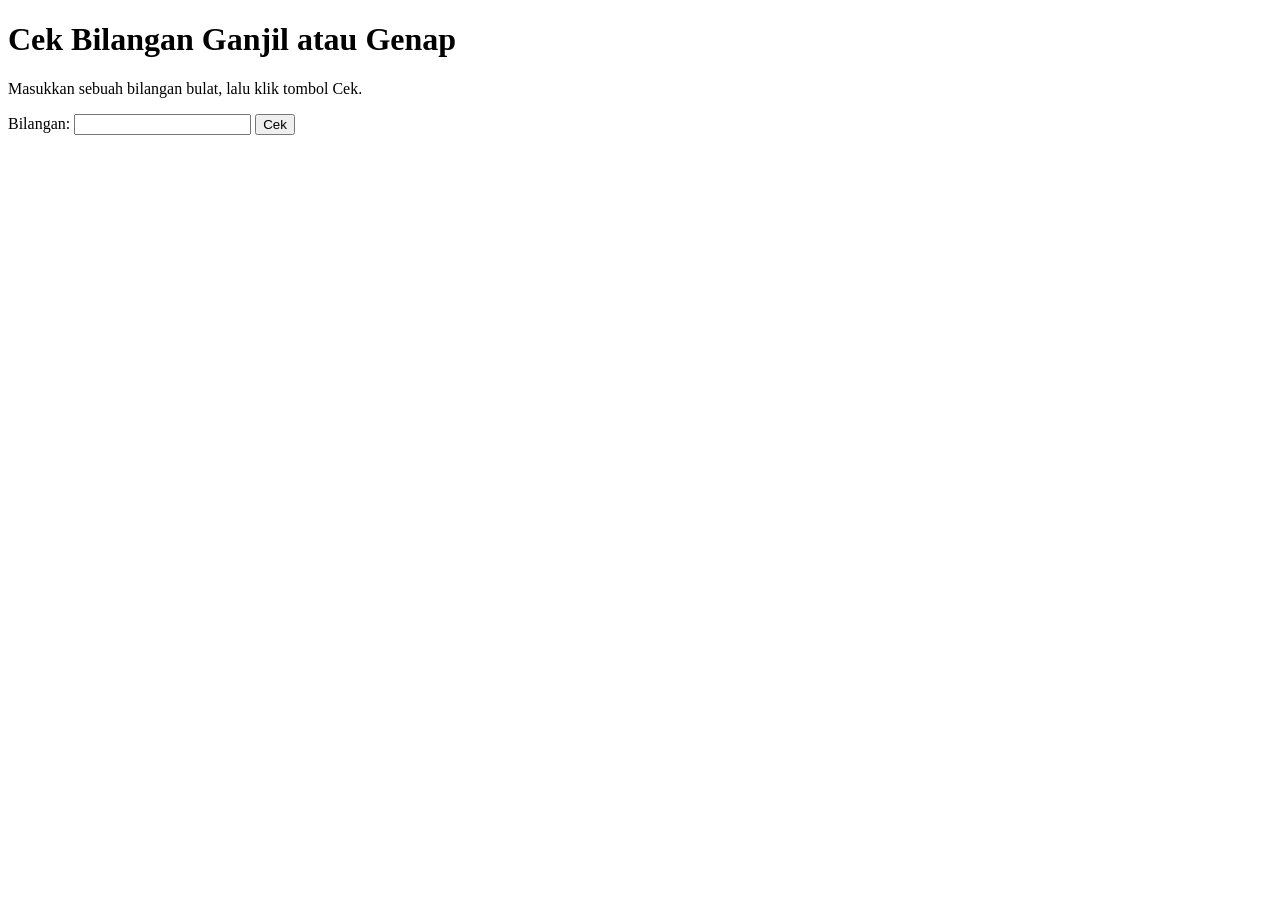
<file: minggu-01/index.html>
<!DOCTYPE html>
<html lang="id">
<head>
  <meta charset="UTF-8">
  <meta name="viewport" content="width=device-width, initial-scale=1.0">
  <title>Minggu 01 - Cek Ganjil/Genap</title>
</head>
<body>
  <h1>Cek Bilangan Ganjil atau Genap</h1>

  <p>Masukkan sebuah bilangan bulat, lalu klik tombol Cek.</p>

  <label for="angka">Bilangan:</label>
  <input type="number" id="angka" name="angka" />
  <button id="btnCek">Cek</button>

  <p id="hasil"></p>

  <script>
    (function() {
      var input = document.getElementById('angka');
      var btn = document.getElementById('btnCek');
      var hasil = document.getElementById('hasil');

      btn.addEventListener('click', function() {
        var nilai = input.value;
        if (nilai === '') {
          hasil.textContent = 'Silakan masukkan bilangan terlebih dahulu.';
          return;
        }
        var angka = Number(nilai);
        if (!Number.isInteger(angka)) {
          hasil.textContent = 'Masukkan bilangan bulat (integer).';
          return;
        }
        if (angka % 2 === 0) {
          hasil.textContent = angka + ' adalah bilangan GENAP.';
        } else {
          hasil.textContent = angka + ' adalah bilangan GANJIL.';
        }
      });
    })();
  </script>
</body>
</html>
</file>
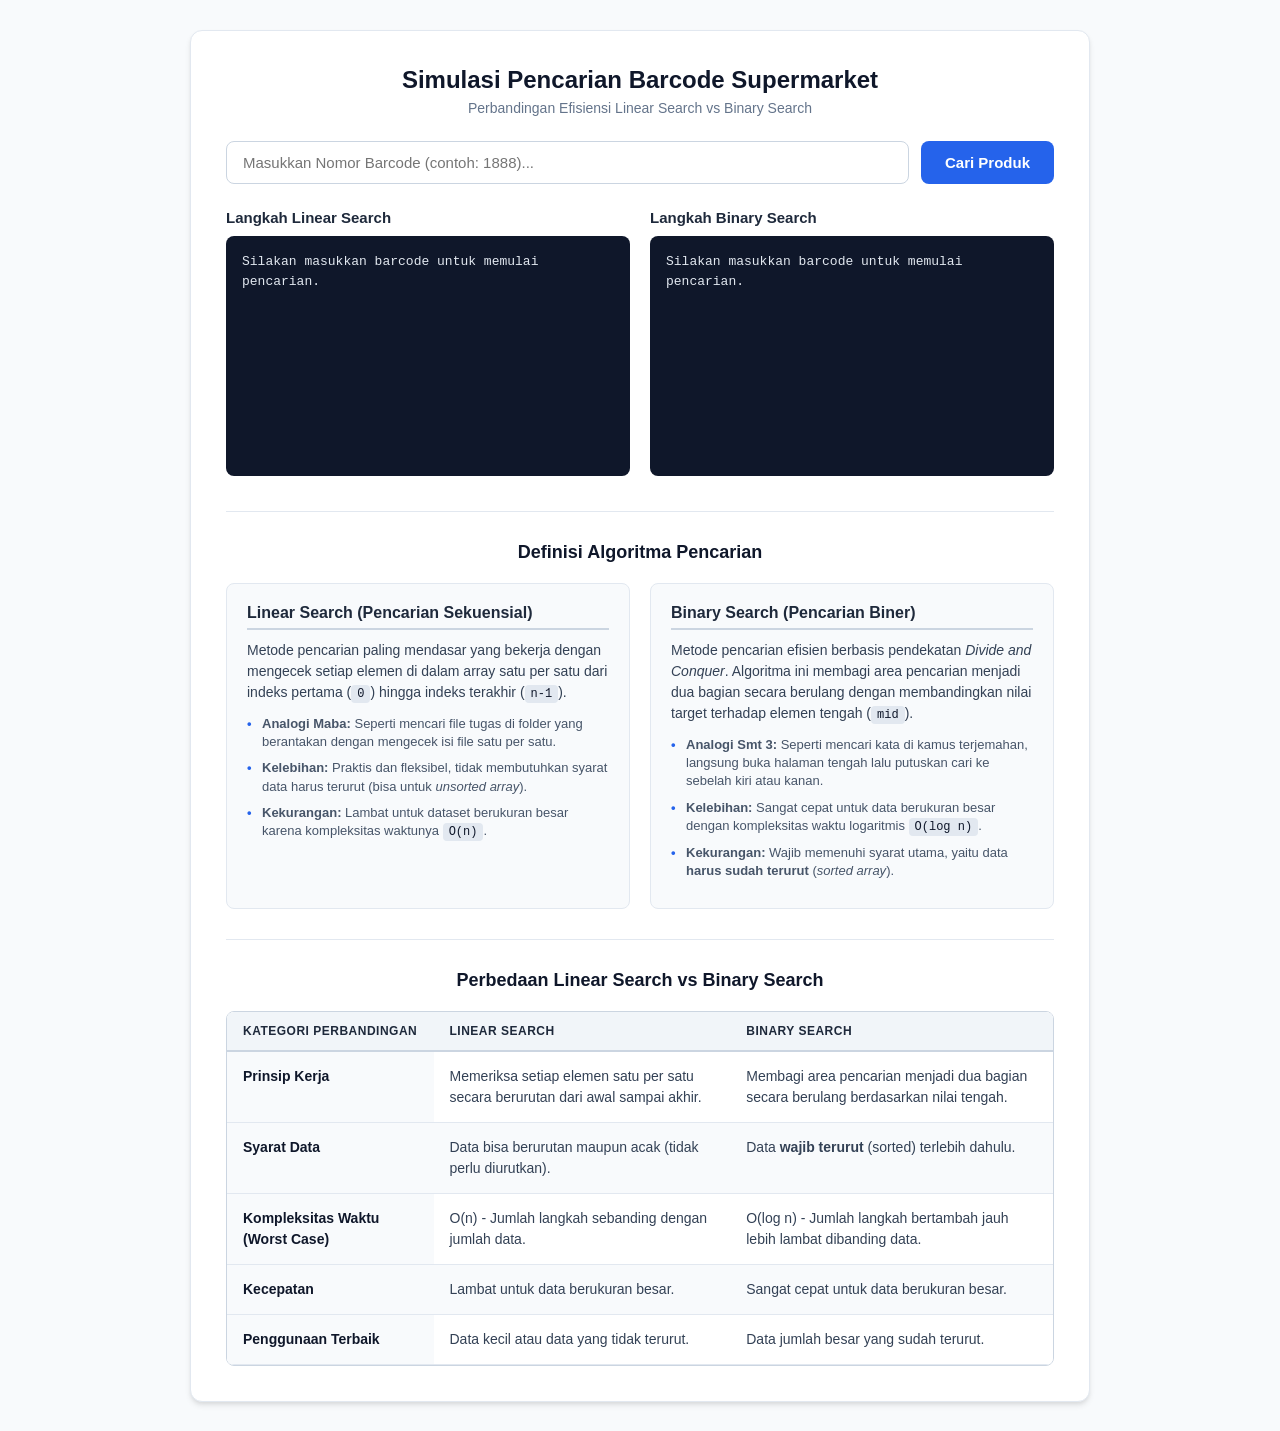
<file: minggu-05/index.html>
<!DOCTYPE html>
<html lang="id">
<head>
    <meta charset="UTF-8">
    <meta name="viewport" content="width=device-width, initial-scale=1.0">
    <title>Simulasi Pencarian Barcode Supermarket</title>
    <!-- Menghubungkan File CSS -->
    <link rel="stylesheet" href="style.css">
</head>
<body>

    <div class="container">
        <h1>Simulasi Pencarian Barcode Supermarket</h1>
        <p class="subtitle">Perbandingan Efisiensi Linear Search vs Binary Search</p>

        <!-- Form Input Barcode -->
        <div class="search-box">
            <input type="number" id="inputBarcode" placeholder="Masukkan Nomor Barcode (contoh: 1888)..." />
            <button id="btnCari">Cari Produk</button>
        </div>

        <!-- Ringkasan Hasil Efisiensi -->
        <div id="summary" class="summary-box hidden">
            <h2>Hasil Perbandingan Efisiensi</h2>
            <div class="comparison-grid">
                <div class="card">
                    <h3>Linear Search</h3>
                    <p class="steps" id="linearSteps">0 Langkah</p>
                </div>
                <div class="card">
                    <h3>Binary Search</h3>
                    <p class="steps" id="binarySteps">0 Langkah</p>
                </div>
            </div>
            <p id="productResult" class="product-info"></p>
        </div>

        <!-- Log Detail Langkah-langkah Pencarian -->
        <div class="log-grid">
            <div class="log-column">
                <h3>Langkah Linear Search</h3>
                <div id="linearLog" class="log-box">Silakan masukkan barcode untuk memulai pencarian.</div>
            </div>
            <div class="log-column">
                <h3>Langkah Binary Search</h3>
                <div id="binaryLog" class="log-box">Silakan masukkan barcode untuk memulai pencarian.</div>
            </div>
        </div>

        <!-- BAGIAN DEFINISI (Gaya Mahasiswa Semester 3) -->
        <section class="definition-section">
            <h2>Definisi Algoritma Pencarian</h2>
            <div class="definition-grid">
                <div class="definition-card">
                    <h3>Linear Search (Pencarian Sekuensial)</h3>
                    <p>
                        Metode pencarian paling mendasar yang bekerja dengan mengecek setiap elemen di dalam array satu per satu dari indeks pertama (<code>0</code>) hingga indeks terakhir (<code>n-1</code>).
                    </p>
                    <ul>
                        <li><strong>Analogi Maba:</strong> Seperti mencari file tugas di folder yang berantakan dengan mengecek isi file satu per satu.</li>
                        <li><strong>Kelebihan:</strong> Praktis dan fleksibel, tidak membutuhkan syarat data harus terurut (bisa untuk <em>unsorted array</em>).</li>
                        <li><strong>Kekurangan:</strong> Lambat untuk dataset berukuran besar karena kompleksitas waktunya <code>O(n)</code>.</li>
                    </ul>
                </div>

                <div class="definition-card">
                    <h3>Binary Search (Pencarian Biner)</h3>
                    <p>
                        Metode pencarian efisien berbasis pendekatan <em>Divide and Conquer</em>. Algoritma ini membagi area pencarian menjadi dua bagian secara berulang dengan membandingkan nilai target terhadap elemen tengah (<code>mid</code>).
                    </p>
                    <ul>
                        <li><strong>Analogi Smt 3:</strong> Seperti mencari kata di kamus terjemahan, langsung buka halaman tengah lalu putuskan cari ke sebelah kiri atau kanan.</li>
                        <li><strong>Kelebihan:</strong> Sangat cepat untuk data berukuran besar dengan kompleksitas waktu logaritmis <code>O(log n)</code>.</li>
                        <li><strong>Kekurangan:</strong> Wajib memenuhi syarat utama, yaitu data <strong>harus sudah terurut</strong> (<em>sorted array</em>).</li>
                    </ul>
                </div>
            </div>
        </section>

        <!-- BAGIAN TABEL PERBEDAAN -->
        <section class="comparison-section">
            <h2>Perbedaan Linear Search vs Binary Search</h2>
            
            <div class="table-container">
                <table class="comparison-table">
                    <thead>
                        <tr>
                            <th>Kategori Perbandingan</th>
                            <th>Linear Search</th>
                            <th>Binary Search</th>
                        </tr>
                    </thead>
                    <tbody>
                        <tr>
                            <td>Prinsip Kerja</td>
                            <td>Memeriksa setiap elemen satu per satu secara berurutan dari awal sampai akhir.</td>
                            <td>Membagi area pencarian menjadi dua bagian secara berulang berdasarkan nilai tengah.</td>
                        </tr>
                        <tr>
                            <td>Syarat Data</td>
                            <td>Data bisa berurutan maupun acak (tidak perlu diurutkan).</td>
                            <td>Data <strong>wajib terurut</strong> (sorted) terlebih dahulu.</td>
                        </tr>
                        <tr>
                            <td>Kompleksitas Waktu (Worst Case)</td>
                            <td>O(n) - Jumlah langkah sebanding dengan jumlah data.</td>
                            <td>O(log n) - Jumlah langkah bertambah jauh lebih lambat dibanding data.</td>
                        </tr>
                        <tr>
                            <td>Kecepatan</td>
                            <td>Lambat untuk data berukuran besar.</td>
                            <td>Sangat cepat untuk data berukuran besar.</td>
                        </tr>
                        <tr>
                            <td>Penggunaan Terbaik</td>
                            <td>Data kecil atau data yang tidak terurut.</td>
                            <td>Data jumlah besar yang sudah terurut.</td>
                        </tr>
                    </tbody>
                </table>
            </div>
        </section>

    </div>

    <!-- Menghubungkan File JavaScript -->
    <script src="script.js"></script>
</body>
</html>
</file>
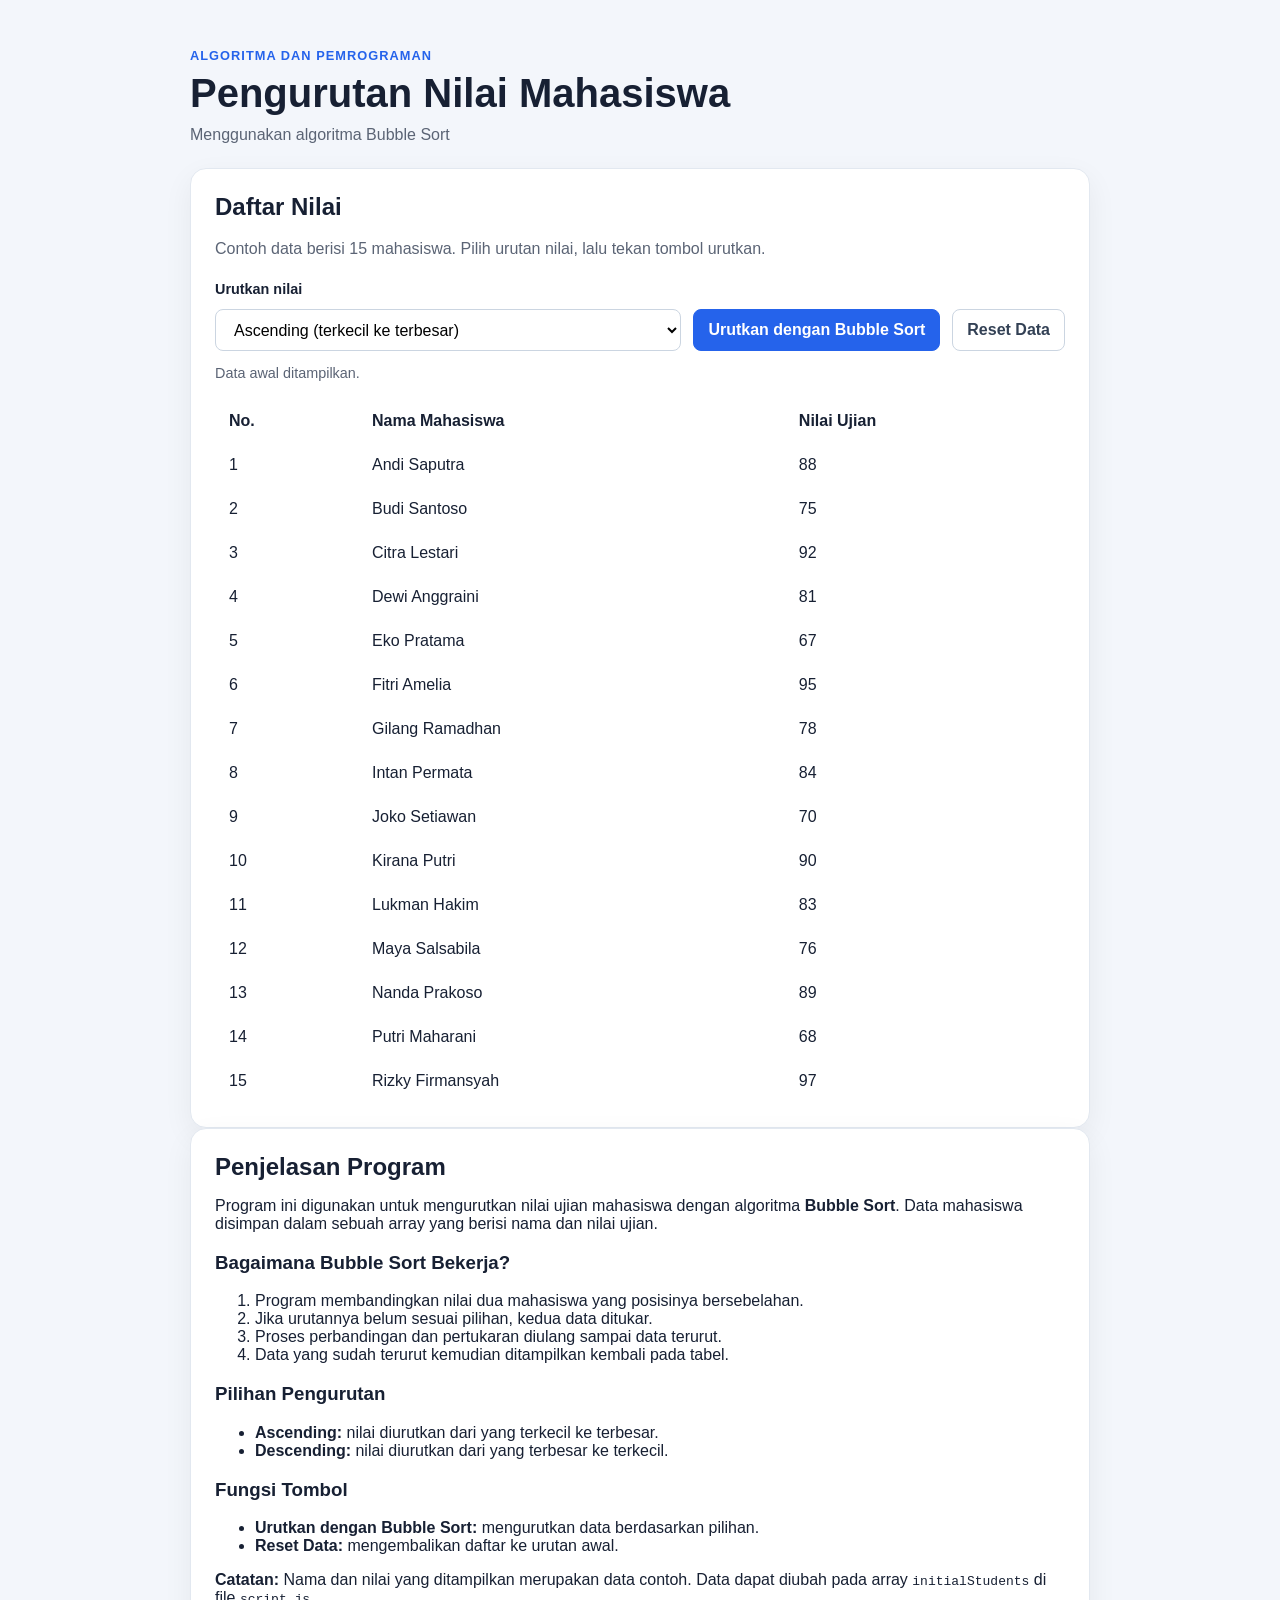
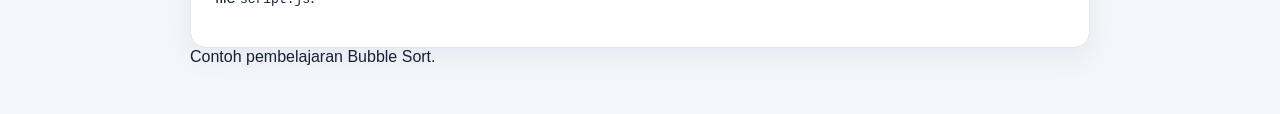
<file: minggu-06/index.html>
<!DOCTYPE html>
<html lang="id">
<head>
  <meta charset="UTF-8">
  <meta name="viewport" content="width=device-width, initial-scale=1.0">
  <title>Pengurutan Nilai Mahasiswa</title>
  <link rel="stylesheet" href="style.css">
  <script src="script.js" defer></script>
</head>
<body>
  <main class="container">
    <header class="page-header">
      <p class="eyebrow">Algoritma dan Pemrograman</p>
      <h1>Pengurutan Nilai Mahasiswa</h1>
      <p class="subtitle">Menggunakan algoritma Bubble Sort</p>
    </header>

    <section class="panel">
      <h2>Daftar Nilai</h2>
      <p class="hint">Contoh data berisi 15 mahasiswa. Pilih urutan nilai, lalu tekan tombol urutkan.</p>

      <div class="controls">
        <label for="sortOrder">Urutkan nilai</label>
        <select id="sortOrder">
          <option value="asc">Ascending (terkecil ke terbesar)</option>
          <option value="desc">Descending (terbesar ke terkecil)</option>
        </select>
        <button id="sortButton" type="button">Urutkan dengan Bubble Sort</button>
        <button id="resetButton" class="secondary" type="button">Reset Data</button>
      </div>

      <p id="status" class="status" aria-live="polite">Data awal ditampilkan.</p>

      <div class="table-wrap">
        <table>
          <thead>
            <tr>
              <th>No.</th>
              <th>Nama Mahasiswa</th>
              <th>Nilai Ujian</th>
            </tr>
          </thead>
          <tbody id="studentTableBody"></tbody>
        </table>
      </div>
    </section>
    <section class="panel explanation">
      <h2>Penjelasan Program</h2>
      <p>
        Program ini digunakan untuk mengurutkan nilai ujian mahasiswa dengan algoritma
        <strong>Bubble Sort</strong>. Data mahasiswa disimpan dalam sebuah array yang
        berisi nama dan nilai ujian.
      </p>

      <h3>Bagaimana Bubble Sort Bekerja?</h3>
      <ol>
        <li>Program membandingkan nilai dua mahasiswa yang posisinya bersebelahan.</li>
        <li>Jika urutannya belum sesuai pilihan, kedua data ditukar.</li>
        <li>Proses perbandingan dan pertukaran diulang sampai data terurut.</li>
        <li>Data yang sudah terurut kemudian ditampilkan kembali pada tabel.</li>
      </ol>

      <h3>Pilihan Pengurutan</h3>
      <ul>
        <li><strong>Ascending:</strong> nilai diurutkan dari yang terkecil ke terbesar.</li>
        <li><strong>Descending:</strong> nilai diurutkan dari yang terbesar ke terkecil.</li>
      </ul>

      <h3>Fungsi Tombol</h3>
      <ul>
        <li><strong>Urutkan dengan Bubble Sort:</strong> mengurutkan data berdasarkan pilihan.</li>
        <li><strong>Reset Data:</strong> mengembalikan daftar ke urutan awal.</li>
      </ul>

      <p class="note">
        <strong>Catatan:</strong> Nama dan nilai yang ditampilkan merupakan data contoh.
        Data dapat diubah pada array <code>initialStudents</code> di file
        <code>script.js</code>.
      </p>
    </section>

    <footer>Contoh pembelajaran Bubble Sort.</footer>
  </main>
</body>
</html>
</file>
<file: minggu-05/style.css>
/* RESET & STYLING DASAR */
* {
    box-sizing: border-box;
    margin: 0;
    padding: 0;
    font-family: 'Segoe UI', -apple-system, BlinkMacSystemFont, Roboto, sans-serif;
}

body {
    background-color: #f8fafc;
    color: #334155;
    padding: 30px 20px;
    display: flex;
    justify-content: center;
}

.container {
    max-width: 900px;
    width: 100%;
    background: #ffffff;
    padding: 35px;
    border-radius: 12px;
    box-shadow: 0 4px 6px -1px rgba(0, 0, 0, 0.1), 0 2px 4px -1px rgba(0, 0, 0, 0.06);
    border: 1px solid #e2e8f0;
}

h1 {
    text-align: center;
    color: #0f172a;
    font-size: 24px;
    font-weight: 700;
    margin-bottom: 6px;
}

.subtitle {
    text-align: center;
    color: #64748b;
    font-size: 14px;
    margin-bottom: 25px;
}

/* FORM INPUT */
.search-box {
    display: flex;
    gap: 12px;
    margin-bottom: 25px;
}

.search-box input {
    flex: 1;
    padding: 12px 16px;
    font-size: 15px;
    border: 1px solid #cbd5e1;
    border-radius: 8px;
    outline: none;
    transition: border-color 0.2s;
}

.search-box input:focus {
    border-color: #2563eb;
}

.search-box button {
    padding: 12px 24px;
    font-size: 15px;
    font-weight: 600;
    background-color: #2563eb;
    color: white;
    border: none;
    border-radius: 8px;
    cursor: pointer;
    transition: background-color 0.2s;
}

.search-box button:hover {
    background-color: #1d4ed8;
}

/* SUMMARY BOX */
.summary-box {
    background-color: #f1f5f9;
    padding: 20px;
    border-radius: 8px;
    margin-bottom: 25px;
    border: 1px solid #e2e8f0;
}

.summary-box.hidden {
    display: none;
}

.summary-box h2 {
    text-align: center;
    font-size: 16px;
    margin-bottom: 15px;
    color: #1e293b;
}

.comparison-grid {
    display: flex;
    gap: 16px;
    justify-content: center;
    margin-bottom: 12px;
}

.card {
    background: white;
    padding: 16px;
    border-radius: 8px;
    text-align: center;
    border: 1px solid #e2e8f0;
    flex: 1;
}

.card h3 {
    font-size: 13px;
    color: #64748b;
    text-transform: uppercase;
    letter-spacing: 0.5px;
}

.card .steps {
    font-size: 22px;
    font-weight: 700;
    color: #0f172a;
    margin-top: 4px;
}

.product-info {
    text-align: center;
    font-weight: 600;
    font-size: 15px;
    color: #16a34a;
}

/* LOG DETAIL */
.log-grid {
    display: flex;
    gap: 20px;
    margin-bottom: 35px;
}

.log-column {
    flex: 1;
}

.log-column h3 {
    font-size: 15px;
    margin-bottom: 10px;
    color: #1e293b;
}

.log-box {
    background: #0f172a;
    color: #e2e8f0;
    font-family: 'Consolas', 'Courier New', monospace;
    font-size: 13px;
    padding: 16px;
    border-radius: 8px;
    height: 240px;
    overflow-y: auto;
    white-space: pre-wrap;
    line-height: 1.5;
}

/* SECTION DEFINISI */
.definition-section {
    margin-top: 35px;
    border-top: 1px solid #e2e8f0;
    padding-top: 30px;
}

.definition-section h2 {
    font-size: 18px;
    color: #0f172a;
    margin-bottom: 20px;
    text-align: center;
    font-weight: 600;
}

.definition-grid {
    display: flex;
    gap: 20px;
    margin-bottom: 20px;
}

.definition-card {
    flex: 1;
    background-color: #f8fafc;
    border: 1px solid #e2e8f0;
    border-radius: 8px;
    padding: 20px;
}

.definition-card h3 {
    font-size: 16px;
    color: #1e293b;
    margin-bottom: 10px;
    border-bottom: 2px solid #cbd5e1;
    padding-bottom: 6px;
}

.definition-card p {
    font-size: 14px;
    color: #334155;
    line-height: 1.5;
    margin-bottom: 12px;
}

.definition-card ul {
    list-style-type: none;
    padding-left: 0;
}

.definition-card li {
    font-size: 13px;
    color: #475569;
    margin-bottom: 8px;
    line-height: 1.4;
    position: relative;
    padding-left: 15px;
}

.definition-card li::before {
    content: "•";
    color: #2563eb;
    font-weight: bold;
    position: absolute;
    left: 0;
}

.definition-card code {
    background-color: #e2e8f0;
    color: #0f172a;
    padding: 2px 6px;
    border-radius: 4px;
    font-family: 'Consolas', monospace;
    font-size: 12px;
}

/* TABEL PERBEDAAN (CLEAN BORDER) */
.comparison-section {
    margin-top: 30px;
    border-top: 1px solid #e2e8f0;
    padding-top: 30px;
}

.comparison-section h2 {
    font-size: 18px;
    color: #0f172a;
    margin-bottom: 20px;
    text-align: center;
    font-weight: 600;
}

.table-container {
    overflow-x: auto;
    border-radius: 8px;
    border: 1px solid #cbd5e1;
}

.comparison-table {
    width: 100%;
    border-collapse: collapse;
    background-color: #ffffff;
    text-align: left;
    font-size: 14px;
}

.comparison-table th {
    background-color: #f1f5f9;
    color: #1e293b;
    font-weight: 600;
    padding: 12px 16px;
    border-bottom: 2px solid #cbd5e1;
    text-transform: uppercase;
    font-size: 12px;
    letter-spacing: 0.5px;
}

.comparison-table td {
    padding: 14px 16px;
    border-bottom: 1px solid #e2e8f0;
    color: #334155;
    line-height: 1.5;
    vertical-align: top;
}

.comparison-table td:first-child {
    font-weight: 600;
    color: #0f172a;
    width: 25%;
    background-color: #f8fafc;
}

.comparison-table tbody tr:nth-child(even) td {
    background-color: #f8fafc;
}

.comparison-table tbody tr:hover td {
    background-color: #f1f5f9;
}

@media (max-width: 768px) {
    .log-grid, .definition-grid {
        flex-direction: column;
    }
}
</file>
<file: minggu-06/style.css>
* {
    box-sizing: border-box;
  }
  
  :root {
    font-family: Arial, Helvetica, sans-serif;
    color: #172033;
    background: #f3f6fb;
  }
  
  body {
    margin: 0;
    min-height: 100vh;
  }
  
  .container {
    width: min(900px, calc(100% - 32px));
    margin: 48px auto;
  }
  
  .page-header {
    margin-bottom: 24px;
  }
  
  .eyebrow {
    margin: 0 0 8px;
    color: #2563eb;
    font-size: 0.8rem;
    font-weight: 700;
    letter-spacing: 0.08em;
    text-transform: uppercase;
  }
  
  h1 {
    margin: 0;
    font-size: clamp(1.8rem, 4vw, 2.5rem);
  }
  
  .subtitle {
    margin-top: 10px;
    color: #5b6475;
  }
  
  .panel {
    padding: 24px;
    background: #fff;
    border: 1px solid #e2e8f0;
    border-radius: 16px;
    box-shadow: 0 10px 30px rgb(15 23 42 / 6%);
  }
  
  h2 {
    margin-top: 0;
    margin-bottom: 8px;
  }
  
  .hint,
  .status {
    color: #5b6475;
    line-height: 1.5;
  }
  
  .controls {
    display: flex;
    flex-wrap: wrap;
    align-items: end;
    gap: 12px;
    margin: 20px 0 12px;
  }
  
  .controls label {
    display: block;
    width: 100%;
    font-size: 0.9rem;
    font-weight: 700;
  }
  
  select,
  button {
    min-height: 42px;
    padding: 10px 14px;
    border: 1px solid #cbd5e1;
    border-radius: 8px;
    font: inherit;
  }
  
  select {
    flex: 1 1 260px;
    background: #fff;
  }
  
  button {
    border-color: #2563eb;
    background: #2563eb;
    color: #fff;
    font-weight: 700;
    cursor: pointer;
  }
  
  button:hover {
    background: #1d4ed8;
  }
  
  button.secondary {
    border-color: #cbd5e1;
    background: #fff;
    color: #334155;
  }
  
  button.secondary:hover {
    background: #f1f5f9;
  }
  
  .status {
    min-height: 24px;
    margin: 12px 0;
    font-size: 0.9rem;
  }
  
  .table-wrap {
    overflow-x: auto;
  }
  
  table {
    width: 100%;
    border-collapse: collapse;
    text-align: left;
  }
  
  th,
  td {
    padding: 13px 14px;
</file>
